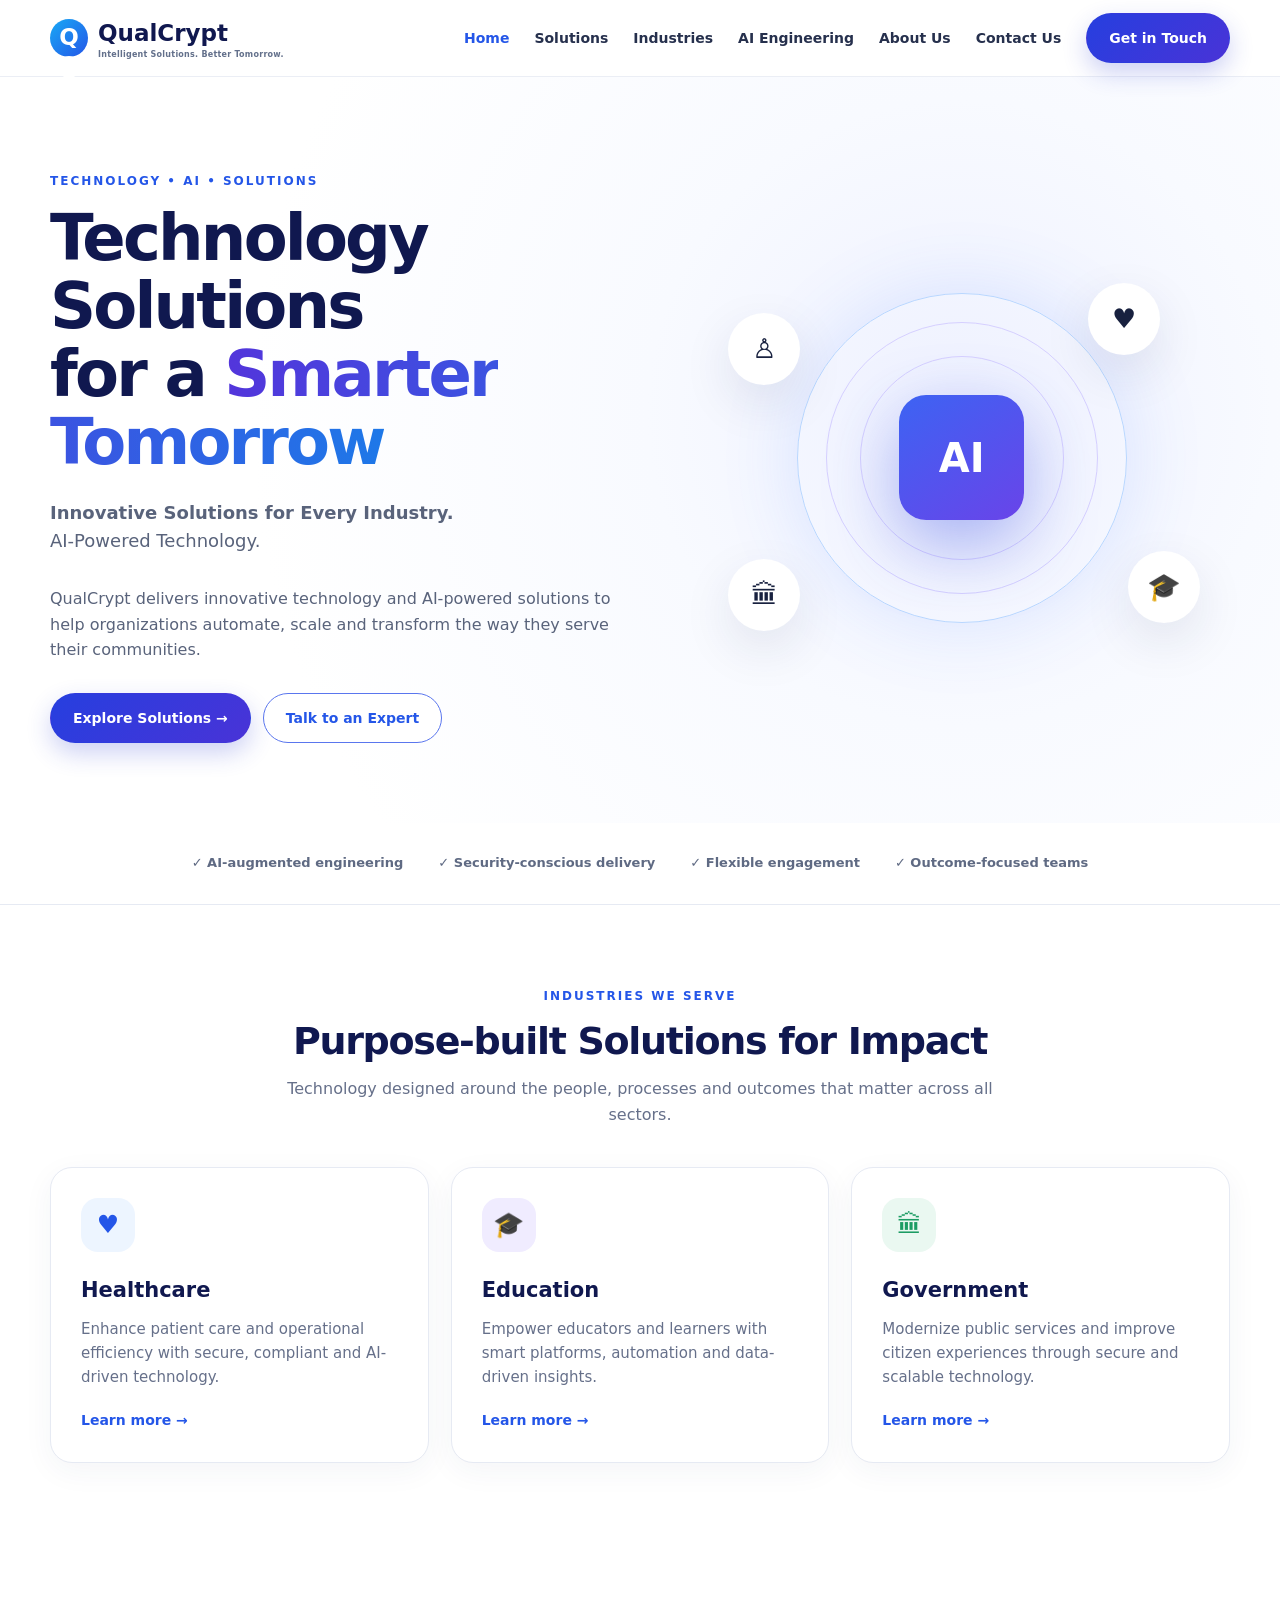
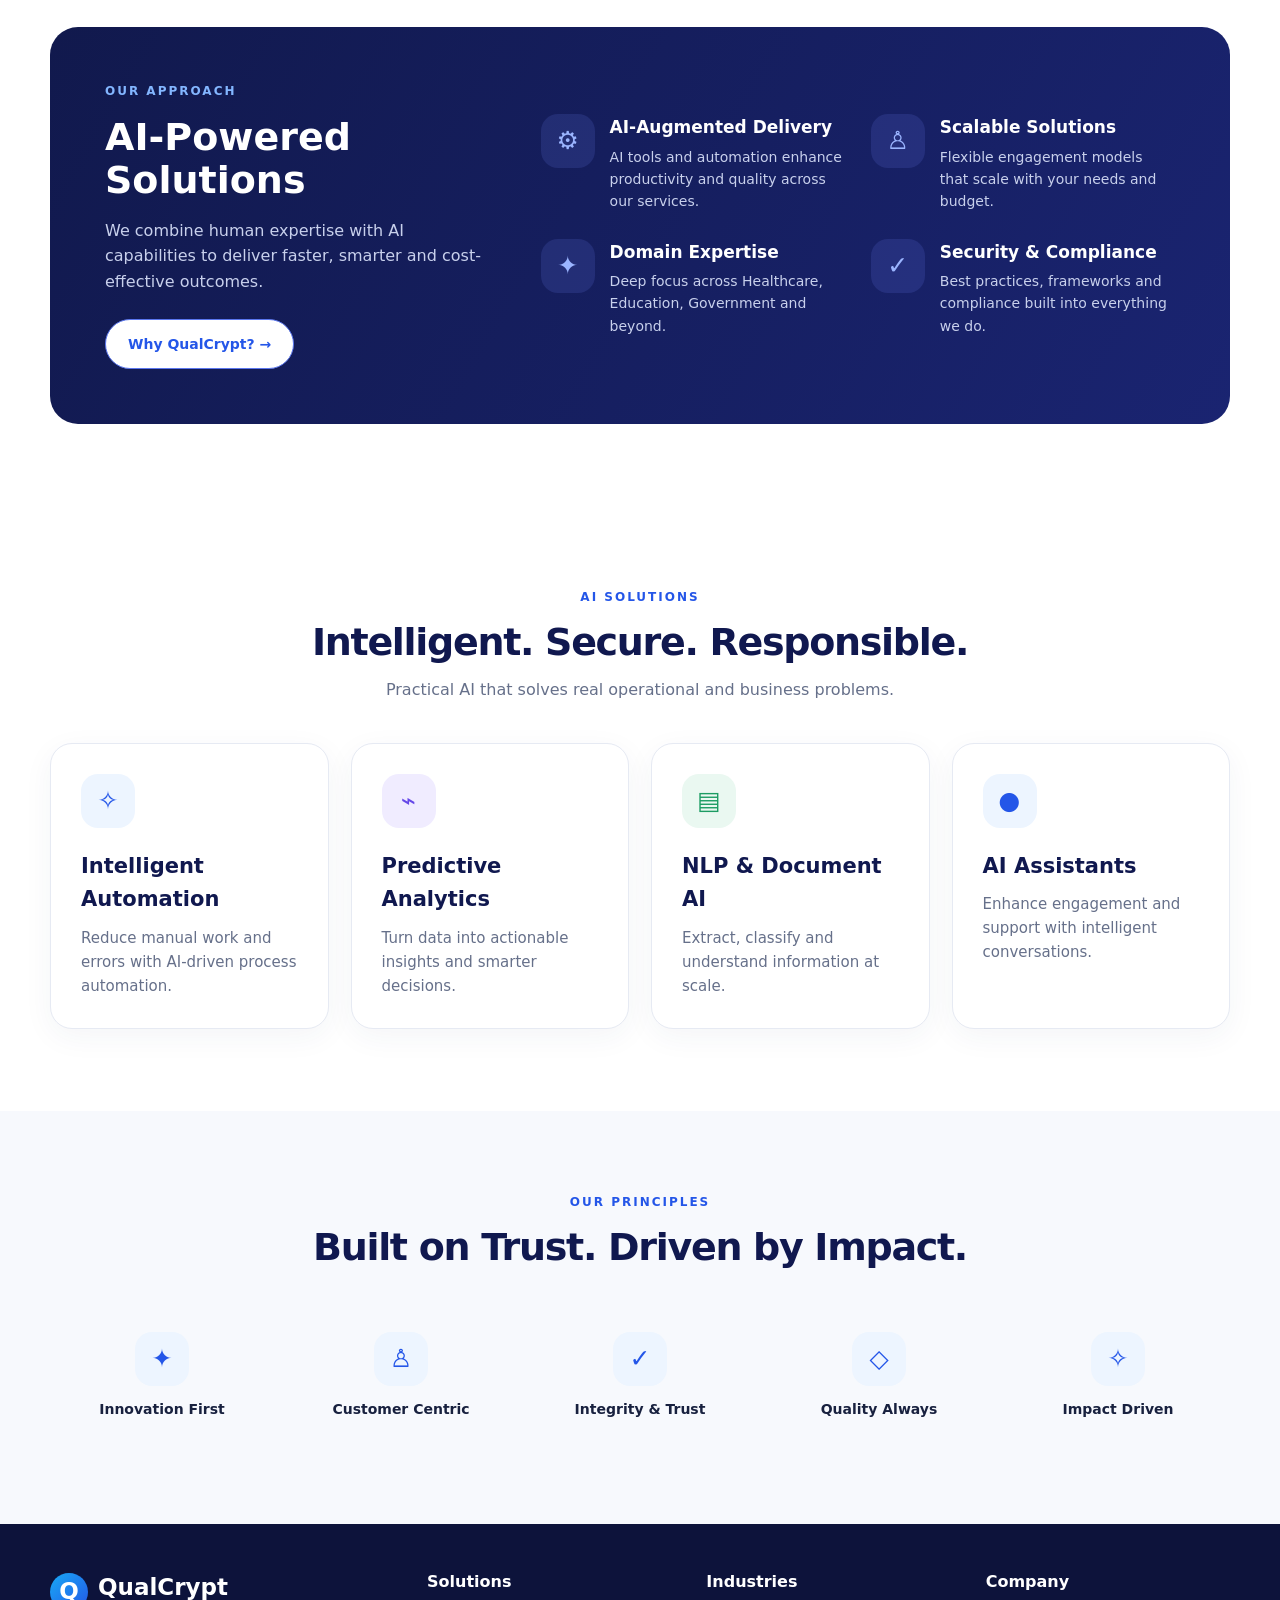
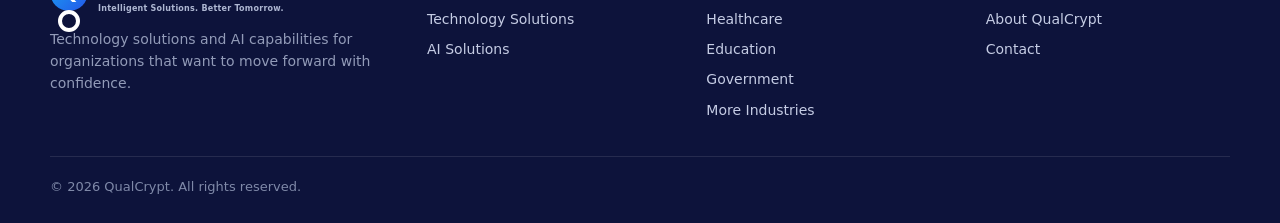
<file: index.html>
<!doctype html>
<html lang="en"><head><meta charset="utf-8"><meta name="viewport" content="width=device-width,initial-scale=1">
<title>Technology Solutions for a Smarter Tomorrow | QualCrypt</title><meta name="description" content="QualCrypt delivers technology and AI solutions for organizations across all industries.">
<link rel="icon" href="assets/favicon.svg" type="image/svg+xml">
<meta property="og:title" content="Index | QualCrypt">
<meta property="og:description" content="AI-powered technology solutions for organizations across all industries.">
<meta property="og:type" content="website">
<link rel="stylesheet" href="assets/styles.css"></head><body>
<header>
 <div class="container nav">
  <a class="logo" href="index.html"><span class="logo-mark">Q</span><span>QualCrypt<small>Intelligent Solutions. Better Tomorrow.</small></span></a>
  <button class="menu" aria-label="Menu">☰</button>
  <nav class="nav-links">
   <a class="active" href="index.html">Home</a>
   <a class="" href="solutions.html">Solutions</a>
   <a class="" href="industries.html">Industries</a>
   <a class="" href="ai-solutions.html">AI Engineering</a>
   <a class="" href="about.html">About Us</a>
   <a class="" href="contact.html">Contact Us</a>
   <a class="btn btn-primary" href="contact.html">Get in Touch</a>
  </nav>
 </div>
</header>

<main>
<section class="hero"><div class="container hero-grid">
 <div><div class="eyebrow">Technology • AI • Solutions</div>
 <h1>Technology Solutions<br>for a <span class="gradient-text">Smarter Tomorrow</span></h1>
 <p><strong>Innovative Solutions for Every Industry.</strong><br>AI-Powered Technology.</p>
 <p style="font-size:16px">QualCrypt delivers innovative technology and AI-powered solutions to help organizations automate, scale and transform the way they serve their communities.</p>
 <div class="actions"><a class="btn btn-primary" href="solutions.html">Explore Solutions →</a><a class="btn btn-outline" href="contact.html">Talk to an Expert</a></div></div>
 <div class="ai-visual"><div class="ai-orbit"></div><div class="ai-core">AI</div><div class="orb one">♥</div><div class="orb two">🎓</div><div class="orb three">🏛</div><div class="orb four">♙</div></div>
</div></section>
<section style="padding:30px 0;border-bottom:1px solid var(--border);background:#fff">
 <div class="container" style="display:flex;justify-content:center;gap:35px;flex-wrap:wrap;color:#5f6a83;font-size:13px;font-weight:700">
  <span>✓ AI-augmented engineering</span><span>✓ Security-conscious delivery</span><span>✓ Flexible engagement</span><span>✓ Outcome-focused teams</span>
 </div>
</section>
<section><div class="container"><div class="section-head"><div class="eyebrow">Industries We Serve</div><h2>Purpose-built Solutions for Impact</h2><p>Technology designed around the people, processes and outcomes that matter across all sectors.</p></div>
<div class="cards">
 <article class="card"><div class="icon">♥</div><h3>Healthcare</h3><p>Enhance patient care and operational efficiency with secure, compliant and AI-driven technology.</p><a class="link" href="industries.html#healthcare">Learn more →</a></article>
 <article class="card"><div class="icon" style="background:#f0ecff;color:#6547e8">🎓</div><h3>Education</h3><p>Empower educators and learners with smart platforms, automation and data-driven insights.</p><a class="link" href="industries.html#education">Learn more →</a></article>
 <article class="card"><div class="icon" style="background:#eaf8f1;color:#1c9c63">🏛</div><h3>Government</h3><p>Modernize public services and improve citizen experiences through secure and scalable technology.</p><a class="link" href="industries.html#government">Learn more →</a></article>
</div></div></section>
<section><div class="container"><div class="dark-band"><div class="dark-grid">
 <div><div class="eyebrow" style="color:#83b6ff">Our Approach</div><h2>AI-Powered Solutions</h2><p>We combine human expertise with AI capabilities to deliver faster, smarter and cost-effective outcomes.</p><a class="btn btn-outline" style="margin-top:24px" href="solutions.html">Why QualCrypt? →</a></div>
 <div class="feature-grid">
  <div class="feature"><div class="icon">⚙</div><div><h3>AI-Augmented Delivery</h3><p>AI tools and automation enhance productivity and quality across our services.</p></div></div>
  <div class="feature"><div class="icon">♙</div><div><h3>Scalable Solutions</h3><p>Flexible engagement models that scale with your needs and budget.</p></div></div>
  <div class="feature"><div class="icon">✦</div><div><h3>Domain Expertise</h3><p>Deep focus across Healthcare, Education, Government and beyond.</p></div></div>
  <div class="feature"><div class="icon">✓</div><div><h3>Security & Compliance</h3><p>Best practices, frameworks and compliance built into everything we do.</p></div></div>
 </div></div></div></section>
<section><div class="container"><div class="section-head"><div class="eyebrow">AI Solutions</div><h2>Intelligent. Secure. Responsible.</h2><p>Practical AI that solves real operational and business problems.</p></div>
<div class="cards" style="grid-template-columns:repeat(4,1fr)">
 <article class="card"><div class="icon">✧</div><h3>Intelligent Automation</h3><p>Reduce manual work and errors with AI-driven process automation.</p></article>
 <article class="card"><div class="icon" style="background:#f0ecff;color:#6547e8">⌁</div><h3>Predictive Analytics</h3><p>Turn data into actionable insights and smarter decisions.</p></article>
 <article class="card"><div class="icon" style="background:#eaf8f1;color:#1c9c63">▤</div><h3>NLP & Document AI</h3><p>Extract, classify and understand information at scale.</p></article>
 <article class="card"><div class="icon">●</div><h3>AI Assistants</h3><p>Enhance engagement and support with intelligent conversations.</p></article>
</div></div></section>
<section class="values"><div class="container"><div class="section-head"><div class="eyebrow">Our Principles</div><h2>Built on Trust. Driven by Impact.</h2></div><div class="value-row">
<div class="value"><div class="icon">✦</div><h4>Innovation First</h4></div><div class="value"><div class="icon">♙</div><h4>Customer Centric</h4></div><div class="value"><div class="icon">✓</div><h4>Integrity & Trust</h4></div><div class="value"><div class="icon">◇</div><h4>Quality Always</h4></div><div class="value"><div class="icon">✧</div><h4>Impact Driven</h4></div>
</div></div></section>
</main>

<footer>
 <div class="container">
  <div class="footer-grid">
   <div class="footer-brand"><a class="logo" href="index.html" style="color:#fff"><span class="logo-mark">Q</span><span>QualCrypt<small style="color:#aeb7d2">Intelligent Solutions. Better Tomorrow.</small></span></a><p>Technology solutions and AI capabilities for organizations that want to move forward with confidence.</p></div>
   <div><div class="footer-title">Solutions</div><div class="footer-links"><a href="solutions.html">Technology Solutions</a><a href="ai-solutions.html">AI Solutions</a></div></div>
   <div><div class="footer-title">Industries</div><div class="footer-links"><a href="industries.html#healthcare">Healthcare</a><a href="industries.html#education">Education</a><a href="industries.html#government">Government</a><a href="industries.html">More Industries</a></div></div>
   <div><div class="footer-title">Company</div><div class="footer-links"><a href="about.html">About QualCrypt</a><a href="contact.html">Contact</a></div></div>
  </div>
  <div class="copyright">© <span id="year"></span> QualCrypt. All rights reserved.</div>
 </div>
</footer>
<script src="assets/script.js"></script></body></html>
</file>
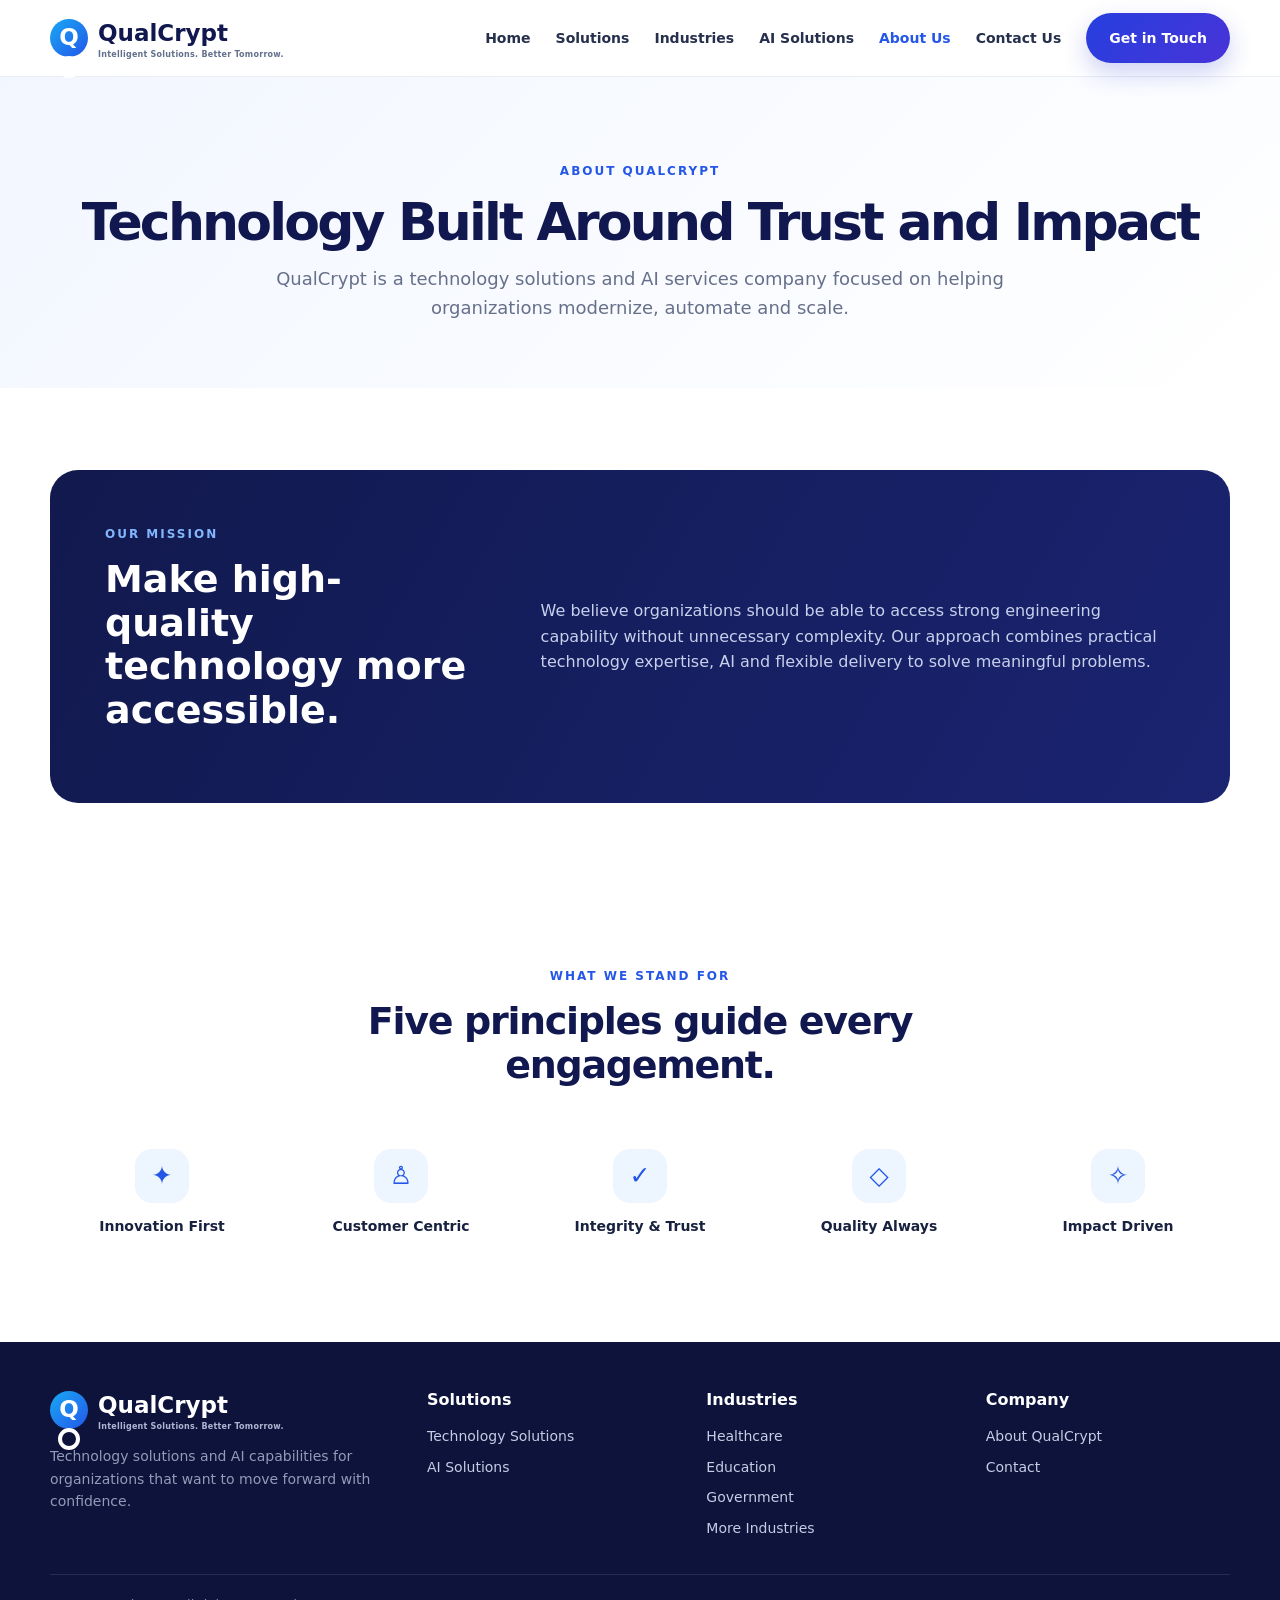
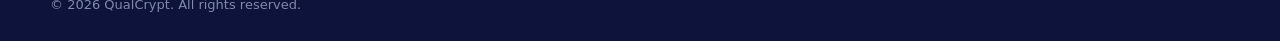
<file: about.html>
<!doctype html>
<html lang="en"><head><meta charset="utf-8"><meta name="viewport" content="width=device-width,initial-scale=1">
<title>About Us | QualCrypt</title><meta name="description" content="QualCrypt delivers technology and AI solutions for organizations across all industries.">
<link rel="icon" href="assets/favicon.svg" type="image/svg+xml">
<meta property="og:title" content="About | QualCrypt">
<meta property="og:description" content="AI-powered technology solutions for organizations across all industries.">
<meta property="og:type" content="website">
<link rel="stylesheet" href="assets/styles.css"></head><body>
<header>
 <div class="container nav">
  <a class="logo" href="index.html"><span class="logo-mark">Q</span><span>QualCrypt<small>Intelligent Solutions. Better Tomorrow.</small></span></a>
  <button class="menu" aria-label="Menu">☰</button>
  <nav class="nav-links">
   <a class="" href="index.html">Home</a>
   <a class="" href="solutions.html">Solutions</a>
   <a class="" href="industries.html">Industries</a>
   <a class="" href="ai-solutions.html">AI Solutions</a>
   <a class="active" href="about.html">About Us</a>
   <a class="" href="contact.html">Contact Us</a>
   <a class="btn btn-primary" href="contact.html">Get in Touch</a>
  </nav>
 </div>
</header>

<main><section class="page-hero"><div class="container"><div class="eyebrow">About QualCrypt</div><h1>Technology Built Around Trust and Impact</h1><p>QualCrypt is a technology solutions and AI services company focused on helping organizations modernize, automate and scale.</p></div></section>
<section><div class="container"><div class="dark-band"><div class="dark-grid"><div><div class="eyebrow" style="color:#83b6ff">Our Mission</div><h2>Make high-quality technology more accessible.</h2></div><div><p>We believe organizations should be able to access strong engineering capability without unnecessary complexity. Our approach combines practical technology expertise, AI and flexible delivery to solve meaningful problems.</p></div></div></div></div></section>
<section><div class="container"><div class="section-head"><div class="eyebrow">What We Stand For</div><h2>Five principles guide every engagement.</h2></div><div class="value-row"><div class="value"><div class="icon">✦</div><h4>Innovation First</h4></div><div class="value"><div class="icon">♙</div><h4>Customer Centric</h4></div><div class="value"><div class="icon">✓</div><h4>Integrity & Trust</h4></div><div class="value"><div class="icon">◇</div><h4>Quality Always</h4></div><div class="value"><div class="icon">✧</div><h4>Impact Driven</h4></div></div></div></section></main>

<footer>
 <div class="container">
  <div class="footer-grid">
   <div class="footer-brand"><a class="logo" href="index.html" style="color:#fff"><span class="logo-mark">Q</span><span>QualCrypt<small style="color:#aeb7d2">Intelligent Solutions. Better Tomorrow.</small></span></a><p>Technology solutions and AI capabilities for organizations that want to move forward with confidence.</p></div>
   <div><div class="footer-title">Solutions</div><div class="footer-links"><a href="solutions.html">Technology Solutions</a><a href="ai-solutions.html">AI Solutions</a></div></div>
   <div><div class="footer-title">Industries</div><div class="footer-links"><a href="industries.html#healthcare">Healthcare</a><a href="industries.html#education">Education</a><a href="industries.html#government">Government</a><a href="industries.html">More Industries</a></div></div>
   <div><div class="footer-title">Company</div><div class="footer-links"><a href="about.html">About QualCrypt</a><a href="contact.html">Contact</a></div></div>
  </div>
  <div class="copyright">© <span id="year"></span> QualCrypt. All rights reserved.</div>
 </div>
</footer>
<script src="assets/script.js"></script></body></html>
</file>
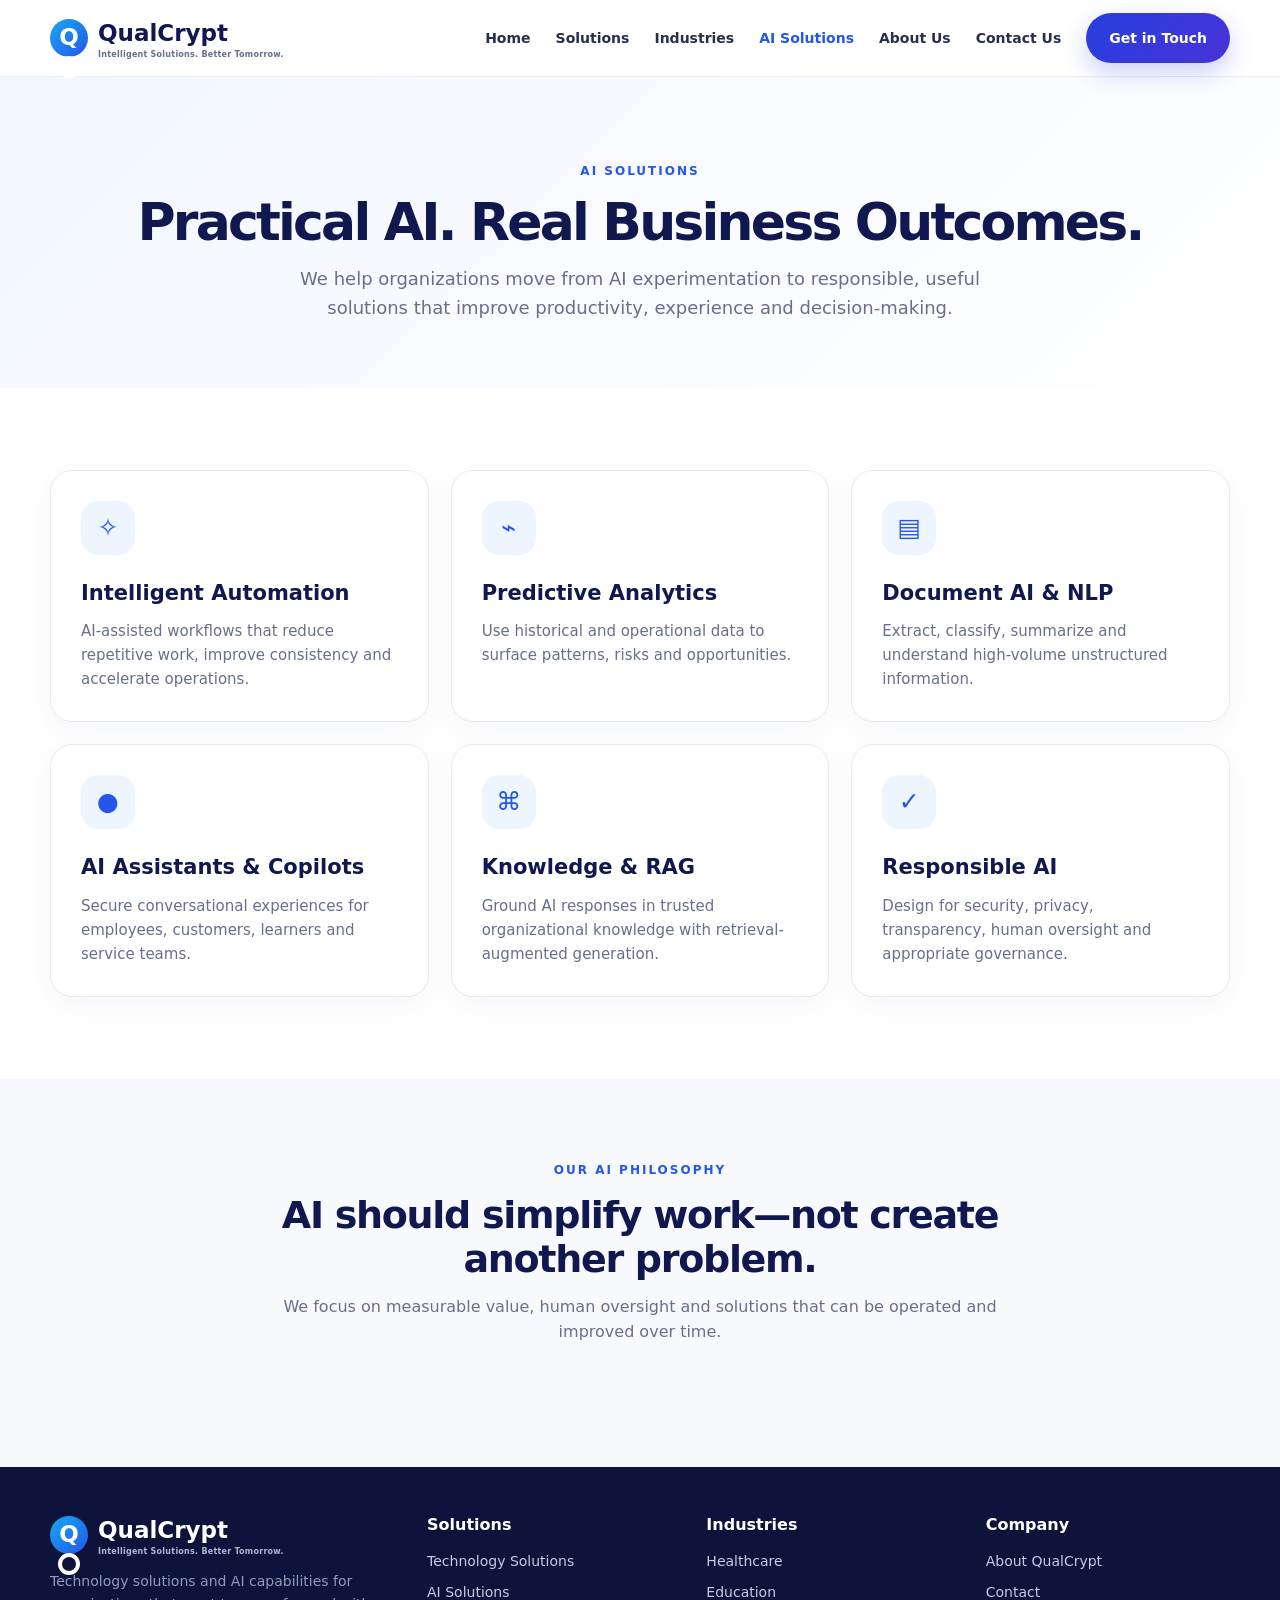
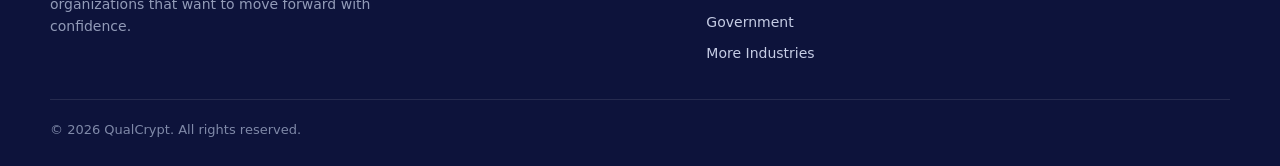
<file: ai-solutions.html>
<!doctype html>
<html lang="en"><head><meta charset="utf-8"><meta name="viewport" content="width=device-width,initial-scale=1">
<title>AI Solutions | QualCrypt</title><meta name="description" content="QualCrypt delivers technology and AI solutions for organizations across all industries.">
<link rel="icon" href="assets/favicon.svg" type="image/svg+xml">
<meta property="og:title" content="Ai Solutions | QualCrypt">
<meta property="og:description" content="AI-powered technology solutions for organizations across all industries.">
<meta property="og:type" content="website">
<link rel="stylesheet" href="assets/styles.css"></head><body>
<header>
 <div class="container nav">
  <a class="logo" href="index.html"><span class="logo-mark">Q</span><span>QualCrypt<small>Intelligent Solutions. Better Tomorrow.</small></span></a>
  <button class="menu" aria-label="Menu">☰</button>
  <nav class="nav-links">
   <a class="" href="index.html">Home</a>
   <a class="" href="solutions.html">Solutions</a>
   <a class="" href="industries.html">Industries</a>
   <a class="active" href="ai-solutions.html">AI Solutions</a>
   <a class="" href="about.html">About Us</a>
   <a class="" href="contact.html">Contact Us</a>
   <a class="btn btn-primary" href="contact.html">Get in Touch</a>
  </nav>
 </div>
</header>

<main><section class="page-hero"><div class="container"><div class="eyebrow">AI Solutions</div><h1>Practical AI. Real Business Outcomes.</h1><p>We help organizations move from AI experimentation to responsible, useful solutions that improve productivity, experience and decision-making.</p></div></section>
<section><div class="container"><div class="cards">
<article class="card"><div class="icon">✧</div><h3>Intelligent Automation</h3><p>AI-assisted workflows that reduce repetitive work, improve consistency and accelerate operations.</p></article>
<article class="card"><div class="icon">⌁</div><h3>Predictive Analytics</h3><p>Use historical and operational data to surface patterns, risks and opportunities.</p></article>
<article class="card"><div class="icon">▤</div><h3>Document AI & NLP</h3><p>Extract, classify, summarize and understand high-volume unstructured information.</p></article>
<article class="card"><div class="icon">●</div><h3>AI Assistants & Copilots</h3><p>Secure conversational experiences for employees, customers, learners and service teams.</p></article>
<article class="card"><div class="icon">⌘</div><h3>Knowledge & RAG</h3><p>Ground AI responses in trusted organizational knowledge with retrieval-augmented generation.</p></article>
<article class="card"><div class="icon">✓</div><h3>Responsible AI</h3><p>Design for security, privacy, transparency, human oversight and appropriate governance.</p></article>
</div></div></section>
<section class="values"><div class="container"><div class="section-head"><div class="eyebrow">Our AI Philosophy</div><h2>AI should simplify work—not create another problem.</h2><p>We focus on measurable value, human oversight and solutions that can be operated and improved over time.</p></div></div></section></main>

<footer>
 <div class="container">
  <div class="footer-grid">
   <div class="footer-brand"><a class="logo" href="index.html" style="color:#fff"><span class="logo-mark">Q</span><span>QualCrypt<small style="color:#aeb7d2">Intelligent Solutions. Better Tomorrow.</small></span></a><p>Technology solutions and AI capabilities for organizations that want to move forward with confidence.</p></div>
   <div><div class="footer-title">Solutions</div><div class="footer-links"><a href="solutions.html">Technology Solutions</a><a href="ai-solutions.html">AI Solutions</a></div></div>
   <div><div class="footer-title">Industries</div><div class="footer-links"><a href="industries.html#healthcare">Healthcare</a><a href="industries.html#education">Education</a><a href="industries.html#government">Government</a><a href="industries.html">More Industries</a></div></div>
   <div><div class="footer-title">Company</div><div class="footer-links"><a href="about.html">About QualCrypt</a><a href="contact.html">Contact</a></div></div>
  </div>
  <div class="copyright">© <span id="year"></span> QualCrypt. All rights reserved.</div>
 </div>
</footer>
<script src="assets/script.js"></script></body></html>
</file>
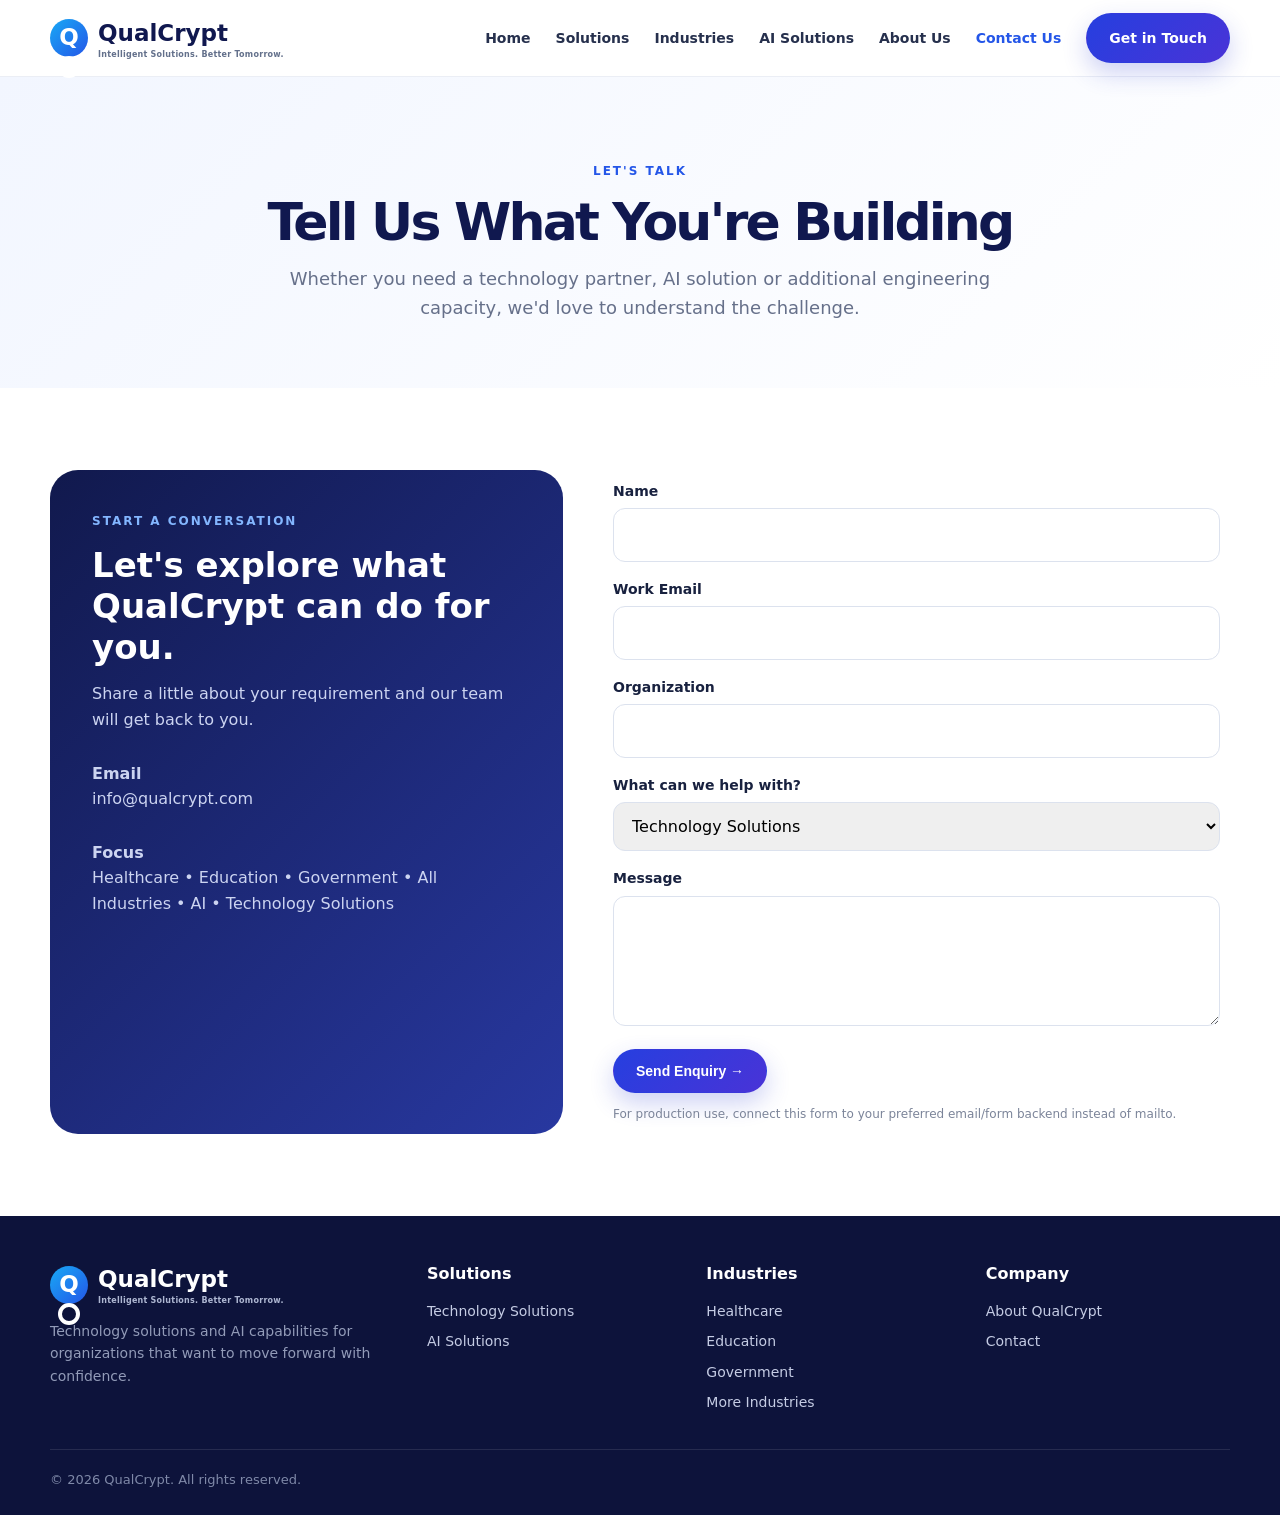
<file: contact.html>
<!doctype html>
<html lang="en"><head><meta charset="utf-8"><meta name="viewport" content="width=device-width,initial-scale=1">
<title>Contact Us | QualCrypt</title><meta name="description" content="QualCrypt delivers technology and AI solutions for organizations across all industries.">
<link rel="icon" href="assets/favicon.svg" type="image/svg+xml">
<meta property="og:title" content="Contact | QualCrypt">
<meta property="og:description" content="AI-powered technology solutions for organizations across all industries.">
<meta property="og:type" content="website">
<link rel="stylesheet" href="assets/styles.css"></head><body>
<header>
 <div class="container nav">
  <a class="logo" href="index.html"><span class="logo-mark">Q</span><span>QualCrypt<small>Intelligent Solutions. Better Tomorrow.</small></span></a>
  <button class="menu" aria-label="Menu">☰</button>
  <nav class="nav-links">
   <a class="" href="index.html">Home</a>
   <a class="" href="solutions.html">Solutions</a>
   <a class="" href="industries.html">Industries</a>
   <a class="" href="ai-solutions.html">AI Solutions</a>
   <a class="" href="about.html">About Us</a>
   <a class="active" href="contact.html">Contact Us</a>
   <a class="btn btn-primary" href="contact.html">Get in Touch</a>
  </nav>
 </div>
</header>

<main><section class="page-hero"><div class="container"><div class="eyebrow">Let's Talk</div><h1>Tell Us What You're Building</h1><p>Whether you need a technology partner, AI solution or additional engineering capacity, we'd love to understand the challenge.</p></div></section>
<section><div class="container contact">
<div class="contact-info"><div class="eyebrow" style="color:#83b6ff">Start a Conversation</div><h2 style="font-size:34px;line-height:1.2">Let's explore what QualCrypt can do for you.</h2><p>Share a little about your requirement and our team will get back to you.</p><p><strong>Email</strong><br>info@qualcrypt.com</p><p><strong>Focus</strong><br>Healthcare • Education • Government • All Industries • AI • Technology Solutions</p></div>
<form class="contact-form" action="mailto:info@qualcrypt.com" method="post" enctype="text/plain">
<div class="field"><label>Name</label><input name="name" required></div>
<div class="field"><label>Work Email</label><input type="email" name="email" required></div>
<div class="field"><label>Organization</label><input name="organization"></div>
<div class="field"><label>What can we help with?</label><select name="interest"><option>Technology Solutions</option><option>AI Solutions</option><option>Healthcare</option><option>Education</option><option>Government</option></select></div>
<div class="field"><label>Message</label><textarea name="message" required></textarea></div>
<button class="btn btn-primary" type="submit">Send Enquiry →</button>
<p style="font-size:12px;color:#7b8499;margin-top:12px">For production use, connect this form to your preferred email/form backend instead of mailto.</p>
</form></div></section></main>

<footer>
 <div class="container">
  <div class="footer-grid">
   <div class="footer-brand"><a class="logo" href="index.html" style="color:#fff"><span class="logo-mark">Q</span><span>QualCrypt<small style="color:#aeb7d2">Intelligent Solutions. Better Tomorrow.</small></span></a><p>Technology solutions and AI capabilities for organizations that want to move forward with confidence.</p></div>
   <div><div class="footer-title">Solutions</div><div class="footer-links"><a href="solutions.html">Technology Solutions</a><a href="ai-solutions.html">AI Solutions</a></div></div>
   <div><div class="footer-title">Industries</div><div class="footer-links"><a href="industries.html#healthcare">Healthcare</a><a href="industries.html#education">Education</a><a href="industries.html#government">Government</a><a href="industries.html">More Industries</a></div></div>
   <div><div class="footer-title">Company</div><div class="footer-links"><a href="about.html">About QualCrypt</a><a href="contact.html">Contact</a></div></div>
  </div>
  <div class="copyright">© <span id="year"></span> QualCrypt. All rights reserved.</div>
 </div>
</footer>
<script src="assets/script.js"></script></body></html>
</file>
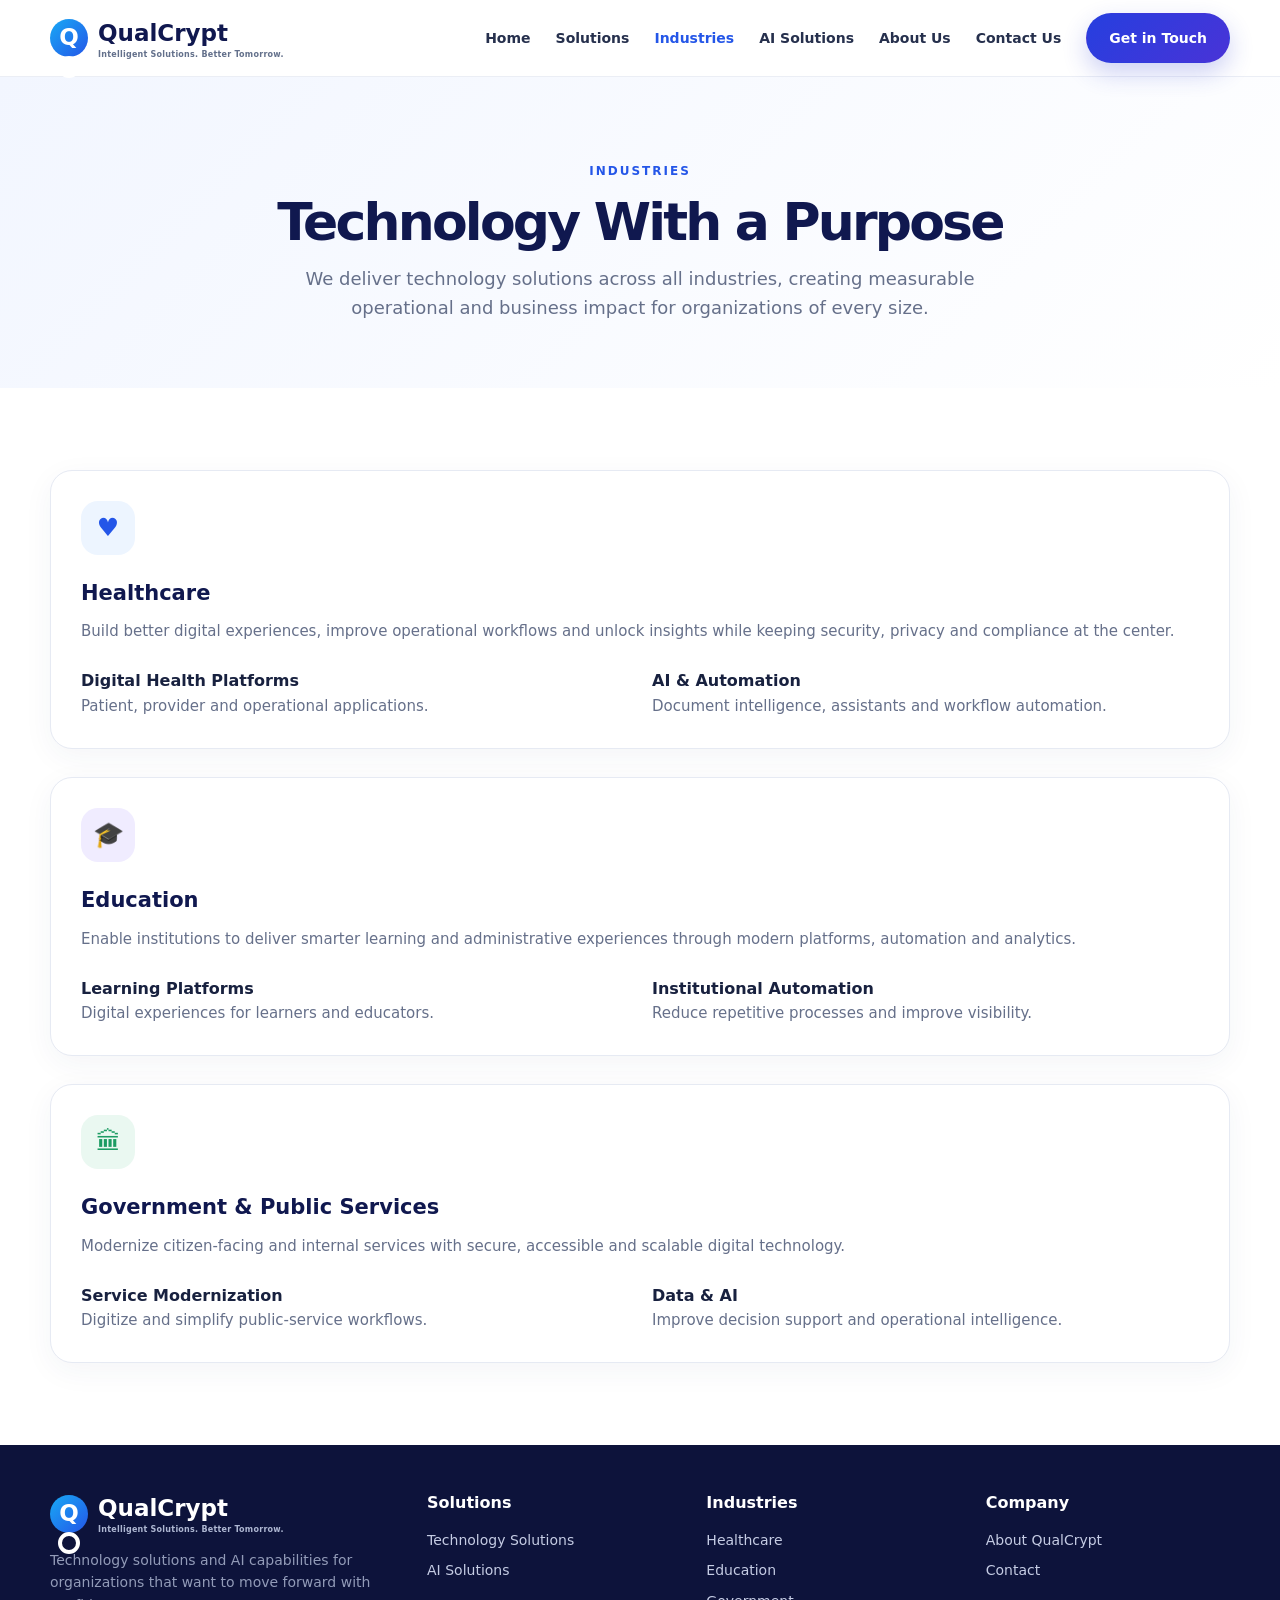
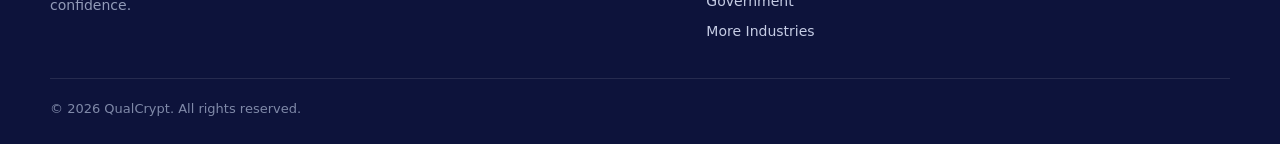
<file: industries.html>
<!doctype html>
<html lang="en"><head><meta charset="utf-8"><meta name="viewport" content="width=device-width,initial-scale=1">
<title>Industries | QualCrypt</title><meta name="description" content="QualCrypt delivers technology and AI solutions for organizations across all industries.">
<link rel="icon" href="assets/favicon.svg" type="image/svg+xml">
<meta property="og:title" content="Industries | QualCrypt">
<meta property="og:description" content="AI-powered technology solutions for organizations across all industries.">
<meta property="og:type" content="website">
<link rel="stylesheet" href="assets/styles.css"></head><body>
<header>
 <div class="container nav">
  <a class="logo" href="index.html"><span class="logo-mark">Q</span><span>QualCrypt<small>Intelligent Solutions. Better Tomorrow.</small></span></a>
  <button class="menu" aria-label="Menu">☰</button>
  <nav class="nav-links">
   <a class="" href="index.html">Home</a>
   <a class="" href="solutions.html">Solutions</a>
   <a class="active" href="industries.html">Industries</a>
   <a class="" href="ai-solutions.html">AI Solutions</a>
   <a class="" href="about.html">About Us</a>
   <a class="" href="contact.html">Contact Us</a>
   <a class="btn btn-primary" href="contact.html">Get in Touch</a>
  </nav>
 </div>
</header>

<main><section class="page-hero"><div class="container"><div class="eyebrow">Industries</div><h1>Technology With a Purpose</h1><p>We deliver technology solutions across all industries, creating measurable operational and business impact for organizations of every size.</p></div></section>
<section><div class="container" style="display:grid;gap:28px">
<article id="healthcare" class="card"><div class="icon">♥</div><h3>Healthcare</h3><p>Build better digital experiences, improve operational workflows and unlock insights while keeping security, privacy and compliance at the center.</p><div class="service-grid" style="margin-top:25px"><div><b>Digital Health Platforms</b><p>Patient, provider and operational applications.</p></div><div><b>AI & Automation</b><p>Document intelligence, assistants and workflow automation.</p></div></div></article>
<article id="education" class="card"><div class="icon" style="background:#f0ecff;color:#6547e8">🎓</div><h3>Education</h3><p>Enable institutions to deliver smarter learning and administrative experiences through modern platforms, automation and analytics.</p><div class="service-grid" style="margin-top:25px"><div><b>Learning Platforms</b><p>Digital experiences for learners and educators.</p></div><div><b>Institutional Automation</b><p>Reduce repetitive processes and improve visibility.</p></div></div></article>
<article id="government" class="card"><div class="icon" style="background:#eaf8f1;color:#1c9c63">🏛</div><h3>Government & Public Services</h3><p>Modernize citizen-facing and internal services with secure, accessible and scalable digital technology.</p><div class="service-grid" style="margin-top:25px"><div><b>Service Modernization</b><p>Digitize and simplify public-service workflows.</p></div><div><b>Data & AI</b><p>Improve decision support and operational intelligence.</p></div></div></article>
</div></section></main>

<footer>
 <div class="container">
  <div class="footer-grid">
   <div class="footer-brand"><a class="logo" href="index.html" style="color:#fff"><span class="logo-mark">Q</span><span>QualCrypt<small style="color:#aeb7d2">Intelligent Solutions. Better Tomorrow.</small></span></a><p>Technology solutions and AI capabilities for organizations that want to move forward with confidence.</p></div>
   <div><div class="footer-title">Solutions</div><div class="footer-links"><a href="solutions.html">Technology Solutions</a><a href="ai-solutions.html">AI Solutions</a></div></div>
   <div><div class="footer-title">Industries</div><div class="footer-links"><a href="industries.html#healthcare">Healthcare</a><a href="industries.html#education">Education</a><a href="industries.html#government">Government</a><a href="industries.html">More Industries</a></div></div>
   <div><div class="footer-title">Company</div><div class="footer-links"><a href="about.html">About QualCrypt</a><a href="contact.html">Contact</a></div></div>
  </div>
  <div class="copyright">© <span id="year"></span> QualCrypt. All rights reserved.</div>
 </div>
</footer>
<script src="assets/script.js"></script></body></html>
</file>
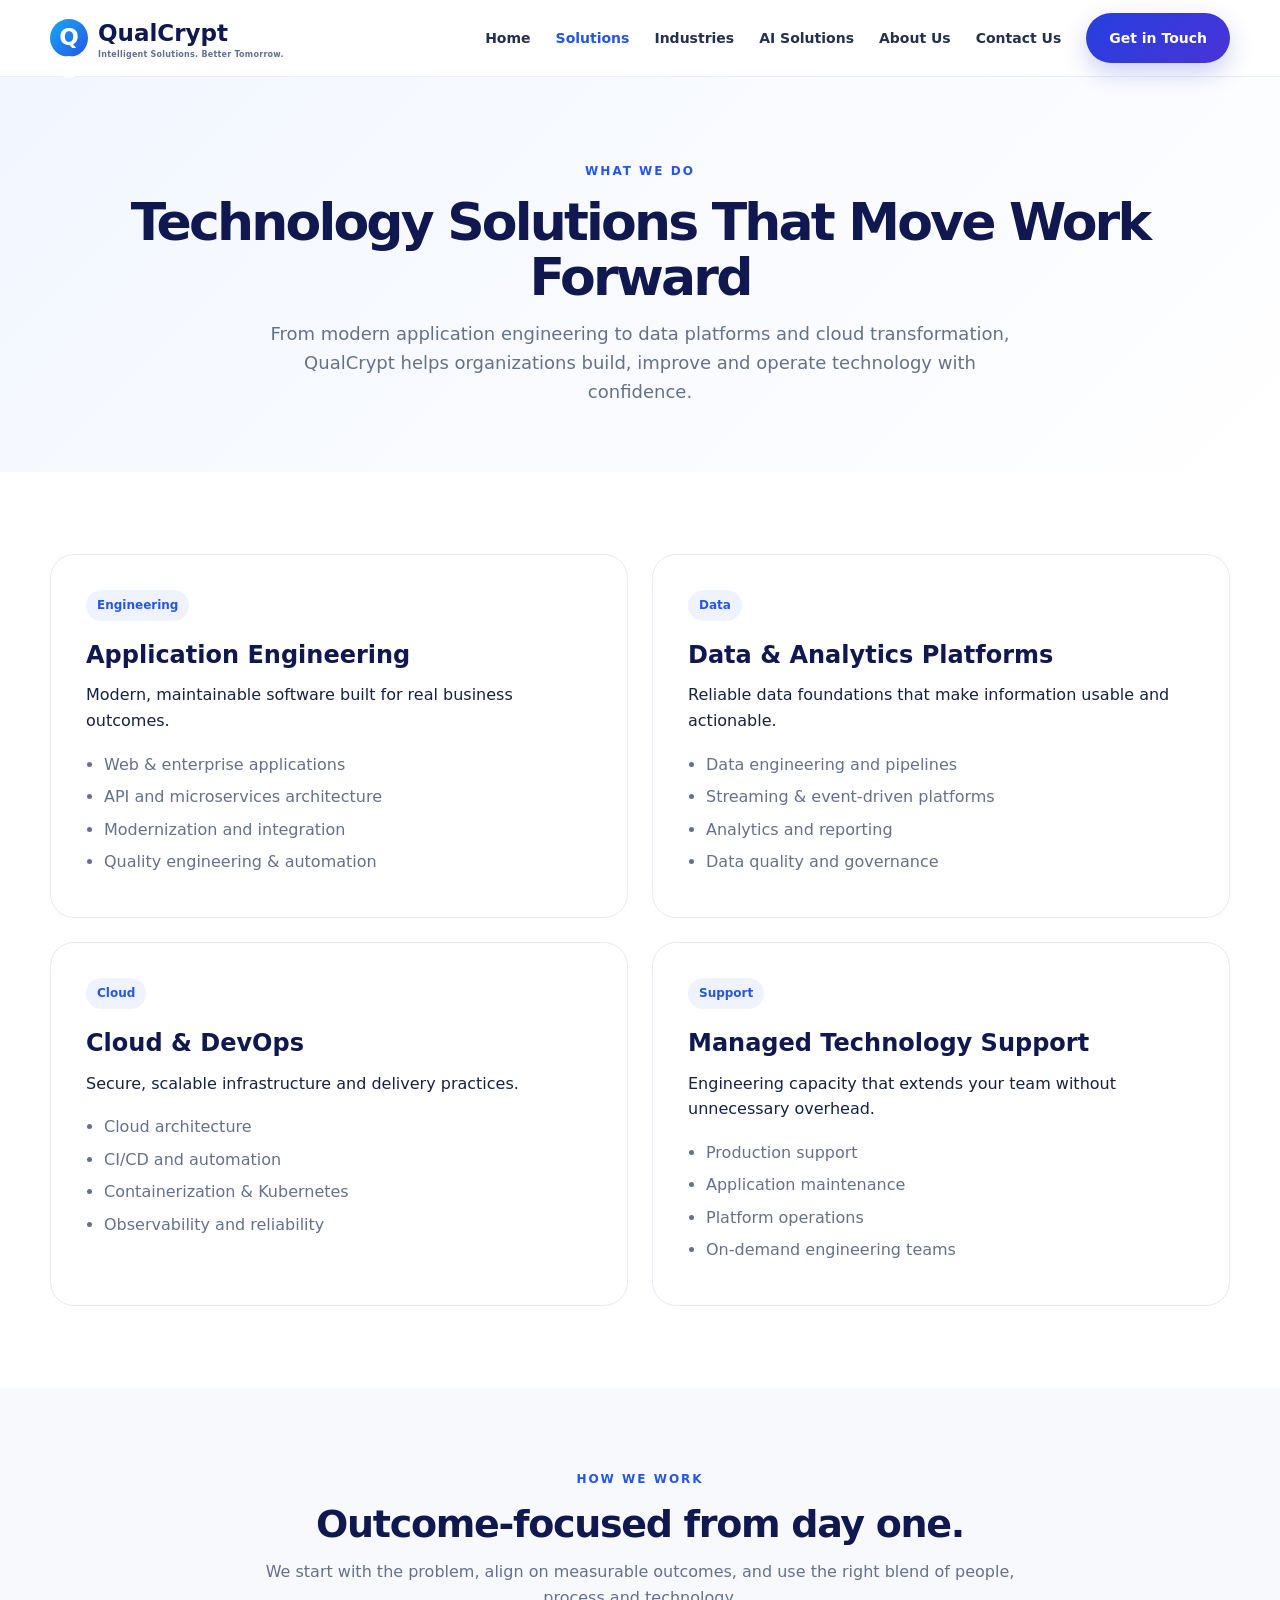
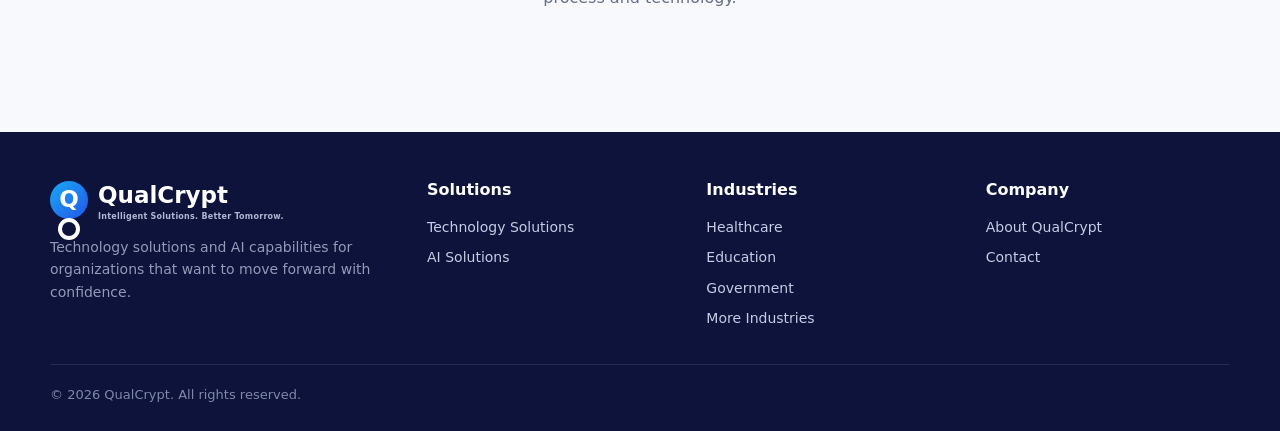
<file: solutions.html>
<!doctype html>
<html lang="en"><head><meta charset="utf-8"><meta name="viewport" content="width=device-width,initial-scale=1">
<title>Technology Solutions | QualCrypt</title><meta name="description" content="QualCrypt delivers technology and AI solutions for organizations across all industries.">
<link rel="icon" href="assets/favicon.svg" type="image/svg+xml">
<meta property="og:title" content="Solutions | QualCrypt">
<meta property="og:description" content="AI-powered technology solutions for organizations across all industries.">
<meta property="og:type" content="website">
<link rel="stylesheet" href="assets/styles.css"></head><body>
<header>
 <div class="container nav">
  <a class="logo" href="index.html"><span class="logo-mark">Q</span><span>QualCrypt<small>Intelligent Solutions. Better Tomorrow.</small></span></a>
  <button class="menu" aria-label="Menu">☰</button>
  <nav class="nav-links">
   <a class="" href="index.html">Home</a>
   <a class="active" href="solutions.html">Solutions</a>
   <a class="" href="industries.html">Industries</a>
   <a class="" href="ai-solutions.html">AI Solutions</a>
   <a class="" href="about.html">About Us</a>
   <a class="" href="contact.html">Contact Us</a>
   <a class="btn btn-primary" href="contact.html">Get in Touch</a>
  </nav>
 </div>
</header>

<main><section class="page-hero"><div class="container"><div class="eyebrow">What We Do</div><h1>Technology Solutions That Move Work Forward</h1><p>From modern application engineering to data platforms and cloud transformation, QualCrypt helps organizations build, improve and operate technology with confidence.</p></div></section>
<section><div class="container"><div class="service-grid">
<article class="service-card"><span class="badge">Engineering</span><h3>Application Engineering</h3><p>Modern, maintainable software built for real business outcomes.</p><ul><li>Web & enterprise applications</li><li>API and microservices architecture</li><li>Modernization and integration</li><li>Quality engineering & automation</li></ul></article>
<article class="service-card"><span class="badge">Data</span><h3>Data & Analytics Platforms</h3><p>Reliable data foundations that make information usable and actionable.</p><ul><li>Data engineering and pipelines</li><li>Streaming & event-driven platforms</li><li>Analytics and reporting</li><li>Data quality and governance</li></ul></article>
<article class="service-card"><span class="badge">Cloud</span><h3>Cloud & DevOps</h3><p>Secure, scalable infrastructure and delivery practices.</p><ul><li>Cloud architecture</li><li>CI/CD and automation</li><li>Containerization & Kubernetes</li><li>Observability and reliability</li></ul></article>
<article class="service-card"><span class="badge">Support</span><h3>Managed Technology Support</h3><p>Engineering capacity that extends your team without unnecessary overhead.</p><ul><li>Production support</li><li>Application maintenance</li><li>Platform operations</li><li>On-demand engineering teams</li></ul></article>
</div></div></section>
<section class="values"><div class="container"><div class="section-head"><div class="eyebrow">How We Work</div><h2>Outcome-focused from day one.</h2><p>We start with the problem, align on measurable outcomes, and use the right blend of people, process and technology.</p></div></div></section></main>

<footer>
 <div class="container">
  <div class="footer-grid">
   <div class="footer-brand"><a class="logo" href="index.html" style="color:#fff"><span class="logo-mark">Q</span><span>QualCrypt<small style="color:#aeb7d2">Intelligent Solutions. Better Tomorrow.</small></span></a><p>Technology solutions and AI capabilities for organizations that want to move forward with confidence.</p></div>
   <div><div class="footer-title">Solutions</div><div class="footer-links"><a href="solutions.html">Technology Solutions</a><a href="ai-solutions.html">AI Solutions</a></div></div>
   <div><div class="footer-title">Industries</div><div class="footer-links"><a href="industries.html#healthcare">Healthcare</a><a href="industries.html#education">Education</a><a href="industries.html#government">Government</a><a href="industries.html">More Industries</a></div></div>
   <div><div class="footer-title">Company</div><div class="footer-links"><a href="about.html">About QualCrypt</a><a href="contact.html">Contact</a></div></div>
  </div>
  <div class="copyright">© <span id="year"></span> QualCrypt. All rights reserved.</div>
 </div>
</footer>
<script src="assets/script.js"></script></body></html>
</file>
<file: assets/styles.css>
:root{
  --navy:#10184f; --blue:#2456e8; --cyan:#18a9f5; --purple:#6547e8;
  --text:#18213f; --muted:#66708a; --bg:#f7f9fd; --white:#fff;
  --border:#e6eaf3; --shadow:0 18px 50px rgba(26,42,90,.10);
  --radius:22px; --max:1180px;
}
*{box-sizing:border-box;margin:0;padding:0}
html{scroll-behavior:smooth}
body{font-family:Inter,ui-sans-serif,system-ui,-apple-system,BlinkMacSystemFont,"Segoe UI",sans-serif;color:var(--text);background:var(--white);line-height:1.6}
a{text-decoration:none;color:inherit}
img{max-width:100%;display:block}
.container{width:min(var(--max),calc(100% - 40px));margin:auto}
header{position:sticky;top:0;z-index:50;background:rgba(255,255,255,.92);backdrop-filter:blur(18px);border-bottom:1px solid rgba(230,234,243,.8)}
.nav{height:76px;display:flex;align-items:center;justify-content:space-between;gap:25px}
.logo{display:flex;align-items:center;gap:10px;font-weight:800;font-size:23px;color:var(--navy)}
.logo-mark{width:38px;height:38px;border-radius:50%;background:linear-gradient(135deg,var(--cyan),var(--blue));position:relative;display:grid;place-items:center;color:white;font-weight:900}
.logo-mark:after{content:"";width:14px;height:14px;border:4px solid white;border-radius:50%;display:block}
.logo small{display:block;font-size:8px;letter-spacing:.25px;color:#63708b;font-weight:600;margin-top:-3px}
.nav-links{display:flex;align-items:center;gap:25px;font-size:14px;font-weight:600;color:#26304d}
.nav-links a:hover,.nav-links a.active{color:var(--blue)}
.menu{display:none;background:none;border:0;font-size:25px}
.btn{display:inline-flex;align-items:center;justify-content:center;gap:9px;padding:13px 22px;border-radius:999px;border:1px solid transparent;font-weight:700;font-size:14px;cursor:pointer;transition:.2s}
.btn-primary{color:#fff;background:linear-gradient(135deg,#263fdf,#4933d7);box-shadow:0 10px 24px rgba(47,63,210,.24)}
.btn-primary:hover{transform:translateY(-2px)}
.btn-outline{color:var(--blue);border-color:#5a76ee;background:white}
.hero{background:radial-gradient(circle at 75% 45%,#eef1ff 0,#f8faff 30%,#fff 68%);padding:95px 0 80px;overflow:hidden}
.hero-grid{display:grid;grid-template-columns:1.05fr .95fr;align-items:center;gap:50px}
.eyebrow{font-size:12px;letter-spacing:2px;text-transform:uppercase;color:var(--blue);font-weight:800;margin-bottom:14px}
h1{font-size:clamp(42px,5vw,66px);line-height:1.06;letter-spacing:-2.8px;color:var(--navy);margin-bottom:22px}
.gradient-text{background:linear-gradient(90deg,#5335db,#1e78e8);-webkit-background-clip:text;background-clip:text;color:transparent}
.hero p{font-size:18px;color:#59637b;max-width:620px;margin-bottom:30px}
.actions{display:flex;gap:12px;flex-wrap:wrap}
.ai-visual{height:430px;position:relative;display:grid;place-items:center}
.ai-orbit{position:absolute;border:1px solid #b9d7ff;border-radius:50%;width:330px;height:330px;box-shadow:0 0 80px rgba(66,121,255,.15)}
.ai-orbit:before,.ai-orbit:after{content:"";position:absolute;border:1px solid #d6d0ff;border-radius:50%}
.ai-orbit:before{inset:28px}.ai-orbit:after{inset:62px}
.ai-core{width:125px;height:125px;border-radius:27px;background:linear-gradient(145deg,#3d63f3,#6944e9);display:grid;place-items:center;color:#fff;font-size:40px;font-weight:900;box-shadow:0 25px 70px rgba(53,73,226,.4);z-index:2}
.orb{position:absolute;width:72px;height:72px;border-radius:50%;background:white;box-shadow:var(--shadow);display:grid;place-items:center;font-size:27px}
.orb.one{top:40px;right:70px}.orb.two{bottom:50px;right:30px}.orb.three{bottom:42px;left:35px}.orb.four{top:70px;left:35px}
section{padding:82px 0}
.section-head{text-align:center;max-width:760px;margin:0 auto 40px}
.section-head h2{font-size:38px;line-height:1.15;color:var(--navy);letter-spacing:-1.3px;margin-bottom:12px}
.section-head p{color:var(--muted)}
.cards{display:grid;grid-template-columns:repeat(3,1fr);gap:22px}
.card{background:#fff;border:1px solid var(--border);border-radius:var(--radius);padding:30px;box-shadow:0 8px 30px rgba(32,52,100,.05);transition:.2s}
.card:hover{transform:translateY(-4px);box-shadow:var(--shadow)}
.icon{width:54px;height:54px;border-radius:17px;display:grid;place-items:center;font-size:25px;margin-bottom:22px;background:#edf5ff;color:var(--blue)}
.card h3{font-size:21px;margin-bottom:9px;color:var(--navy)}.card p{color:var(--muted);font-size:15px}
.link{display:inline-flex;color:var(--blue);font-weight:700;font-size:14px;margin-top:20px}
.dark-band{background:linear-gradient(120deg,#11194d,#1a2471);color:white;border-radius:28px;padding:55px}
.dark-grid{display:grid;grid-template-columns:.9fr 1.5fr;gap:55px;align-items:center}
.dark-band h2{font-size:38px;line-height:1.15;margin:8px 0 15px}.dark-band p{color:#c8d0ec}
.feature-grid{display:grid;grid-template-columns:repeat(2,1fr);gap:26px}
.feature{display:flex;gap:15px}.feature .icon{flex:none;background:rgba(115,133,255,.15);color:#9bb5ff;margin:0}.feature h3{font-size:17px;margin-bottom:4px}.feature p{font-size:14px}
.values{background:var(--bg)}.value-row{display:grid;grid-template-columns:repeat(5,1fr);gap:15px;text-align:center}
.value{padding:22px 12px}.value .icon{margin:0 auto 12px}.value h4{font-size:14px}
.page-hero{padding:85px 0 65px;background:linear-gradient(135deg,#f2f6ff,#fff);text-align:center}.page-hero h1{font-size:52px;margin-bottom:15px}.page-hero p{max-width:760px;margin:auto;color:var(--muted);font-size:18px}
.service-grid{display:grid;grid-template-columns:repeat(2,1fr);gap:24px}
.service-card{padding:35px;border:1px solid var(--border);border-radius:24px;background:#fff}.service-card h3{font-size:24px;color:var(--navy);margin:15px 0 8px}.service-card ul{margin:18px 0 0 18px;color:var(--muted)}.service-card li{margin:7px 0}
.contact{display:grid;grid-template-columns:.9fr 1.1fr;gap:40px}.contact-info{background:linear-gradient(135deg,#11194d,#2838a0);color:#fff;border-radius:28px;padding:42px}.contact-info p{color:#ccd4f1;margin:14px 0 28px}.contact-form{padding:10px}.field{margin-bottom:16px}.field label{display:block;font-weight:700;font-size:14px;margin-bottom:6px}.field input,.field textarea,.field select{width:100%;border:1px solid #dce2ee;border-radius:12px;padding:13px 14px;font:inherit;outline:none}.field textarea{min-height:130px;resize:vertical}.field input:focus,.field textarea:focus{border-color:#6680ef;box-shadow:0 0 0 3px #e9edff}
footer{background:#0d133b;color:#c5cce4;padding:45px 0 25px}.footer-grid{display:grid;grid-template-columns:1.4fr 1fr 1fr 1fr;gap:35px}.footer-brand p{max-width:330px;margin-top:12px;color:#929bb8;font-size:14px}.footer-title{color:#fff;font-weight:800;margin-bottom:13px}.footer-links{display:grid;gap:8px;font-size:14px}.footer-links a:hover{color:#fff}.copyright{border-top:1px solid rgba(255,255,255,.1);margin-top:35px;padding-top:20px;font-size:13px;color:#7f89a8}
.badge{display:inline-block;padding:6px 11px;border-radius:999px;background:#eef3ff;color:var(--blue);font-size:12px;font-weight:800}
@media(max-width:900px){.nav-links{display:none}.menu{display:block}.hero-grid,.dark-grid,.contact{grid-template-columns:1fr}.ai-visual{height:350px}.cards{grid-template-columns:1fr}.service-grid{grid-template-columns:1fr}.value-row{grid-template-columns:repeat(2,1fr)}.footer-grid{grid-template-columns:1fr 1fr}}
@media(max-width:560px){.container{width:min(var(--max),calc(100% - 28px))}.nav{height:68px}.logo{font-size:20px}.hero{padding:65px 0}.hero p{font-size:16px}h1{font-size:40px;letter-spacing:-1.8px}.section-head h2{font-size:30px}.dark-band{padding:32px 24px}.feature-grid{grid-template-columns:1fr}.page-hero h1{font-size:40px}.footer-grid{grid-template-columns:1fr}}

.nav-links.open{display:flex;position:absolute;top:68px;left:14px;right:14px;background:#fff;padding:18px;border:1px solid var(--border);border-radius:18px;box-shadow:var(--shadow);flex-direction:column;align-items:stretch}
.nav-links.open .btn{text-align:center}
@media(min-width:901px){.nav-links.open{display:flex}}
::selection{background:#dfe7ff;color:#151d52}
</file>
